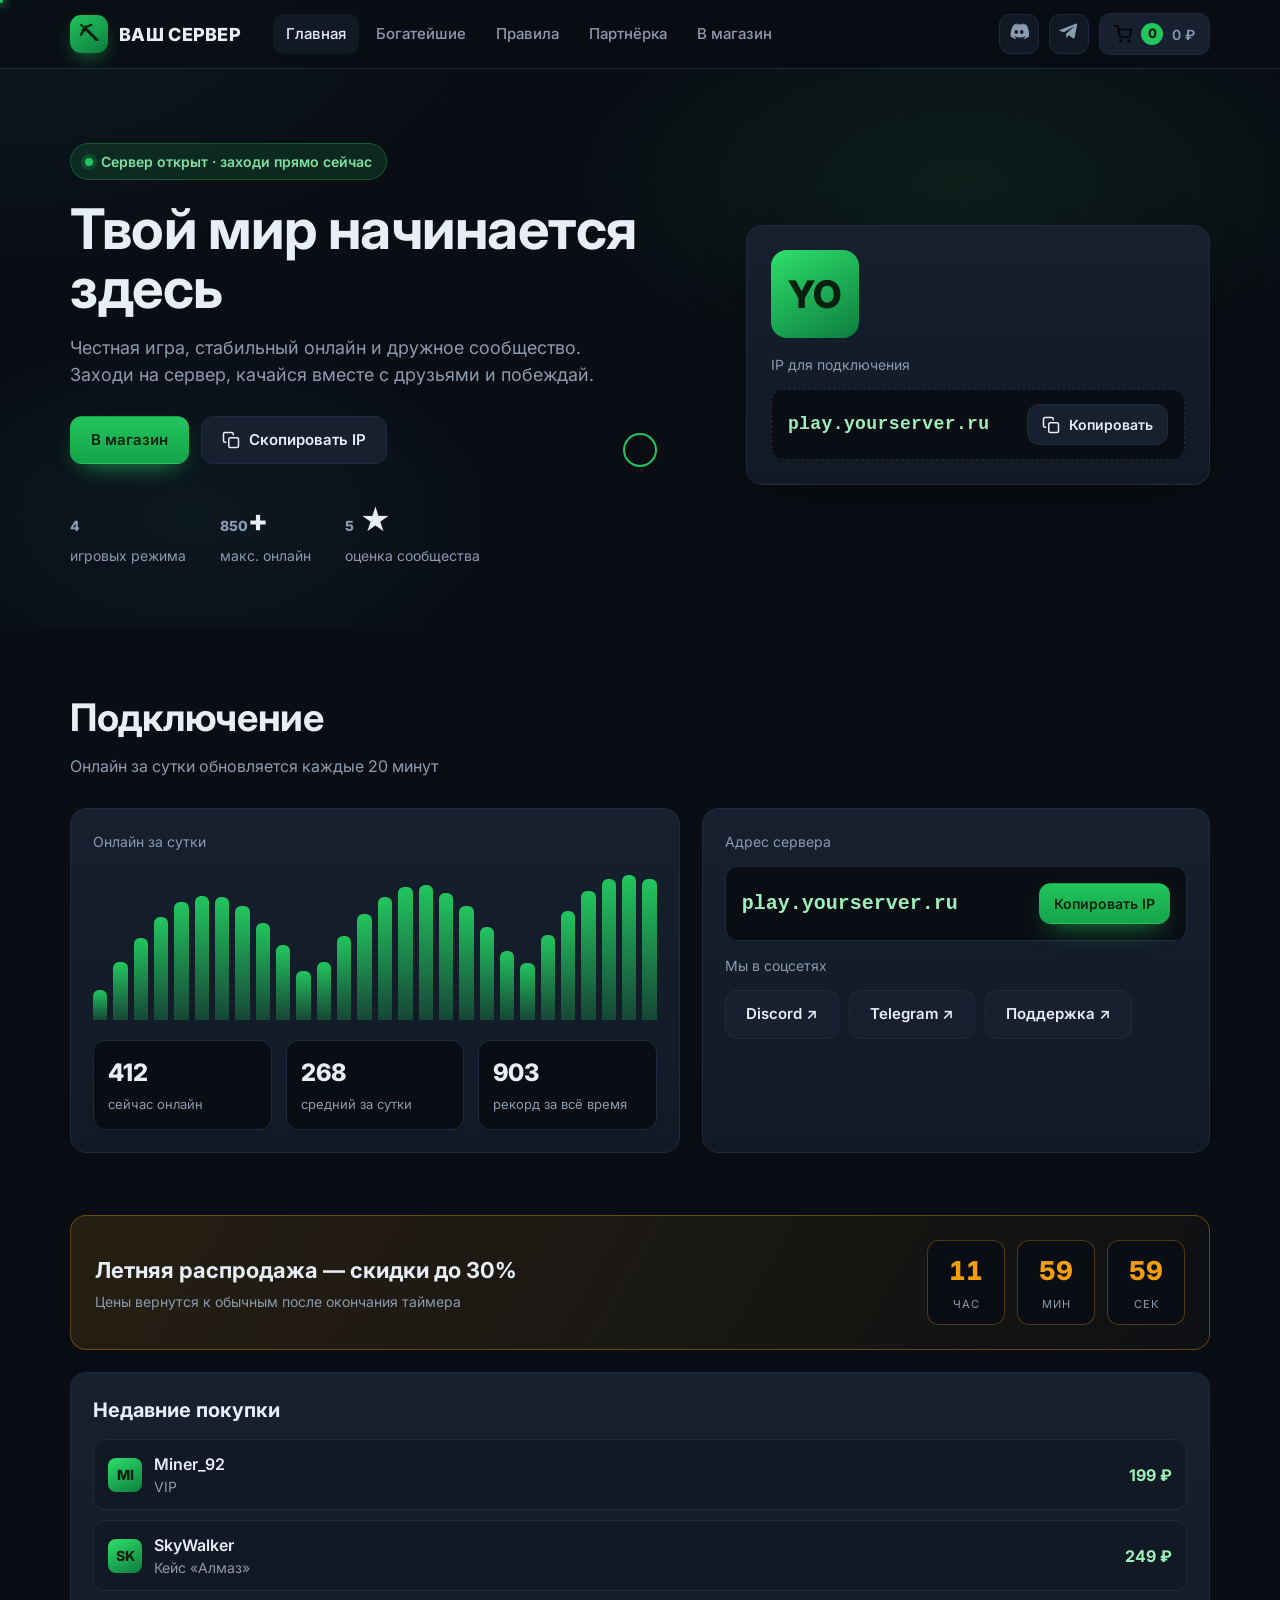
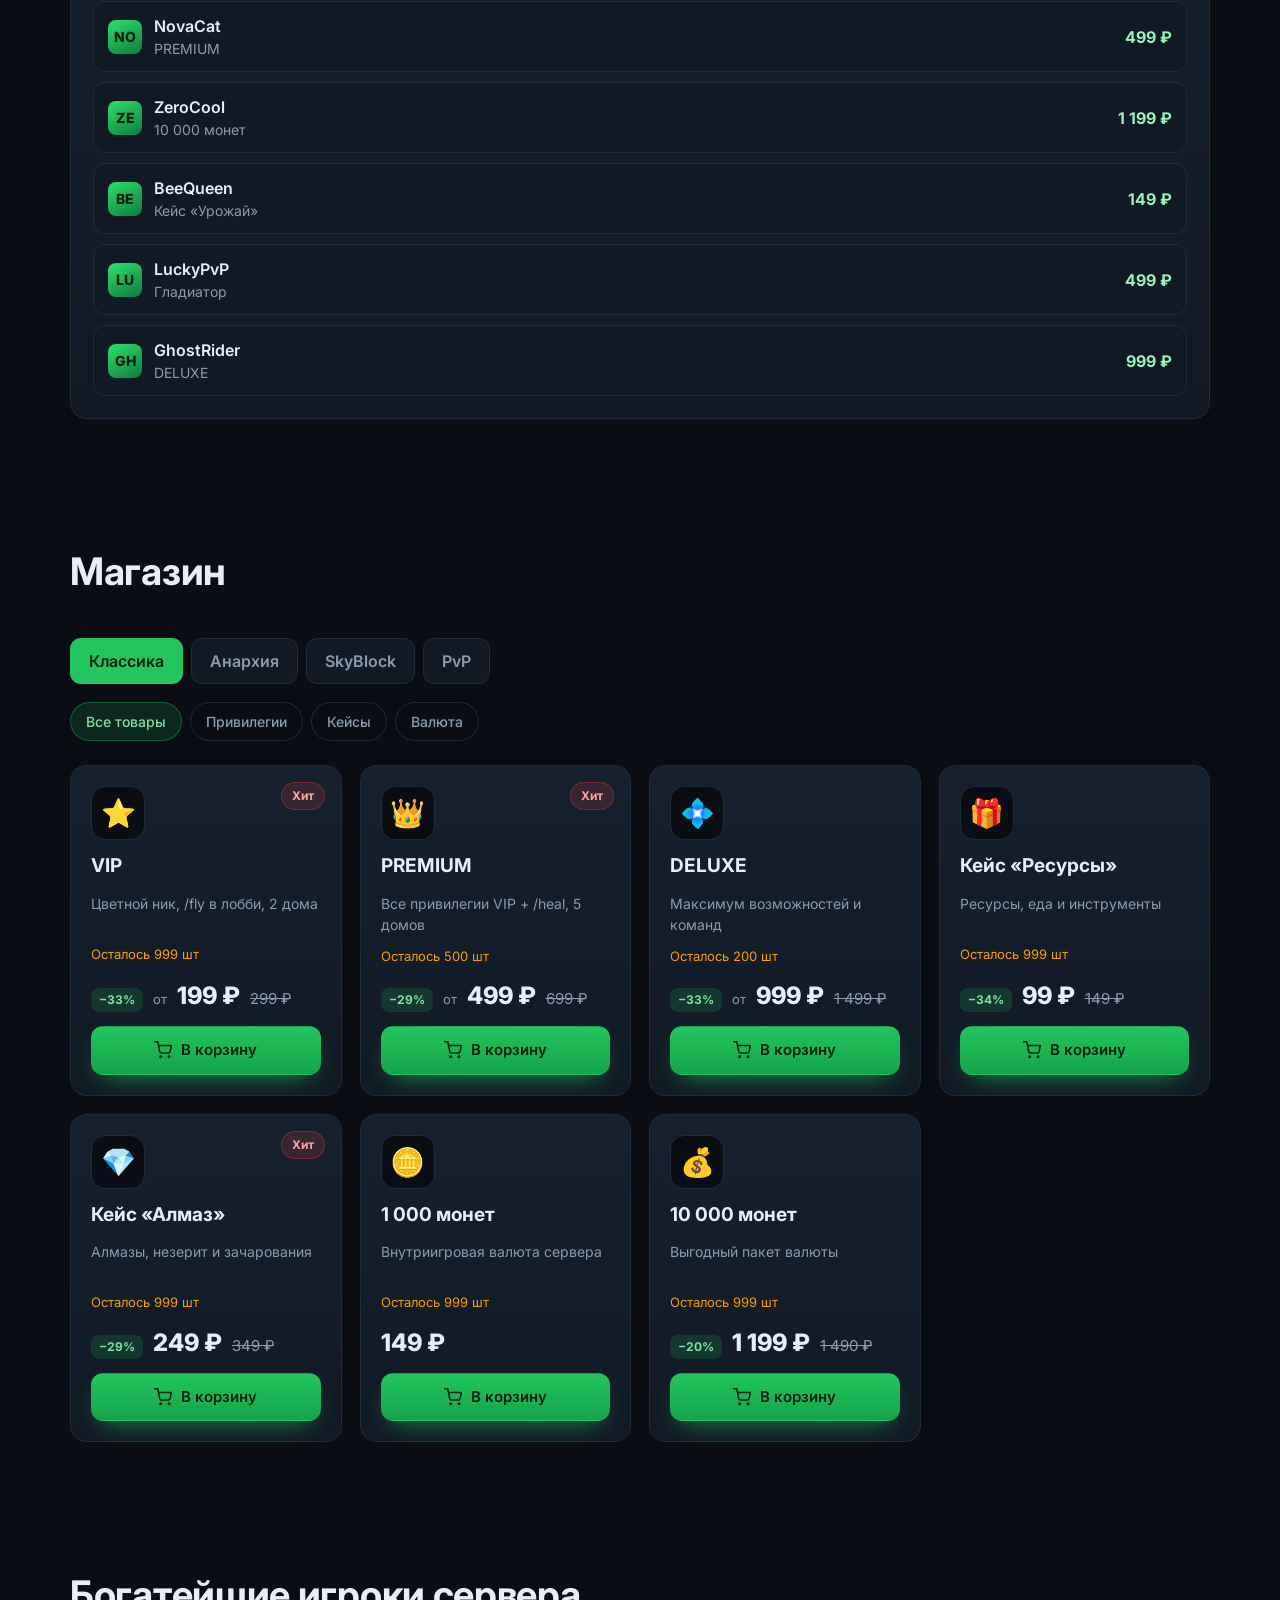
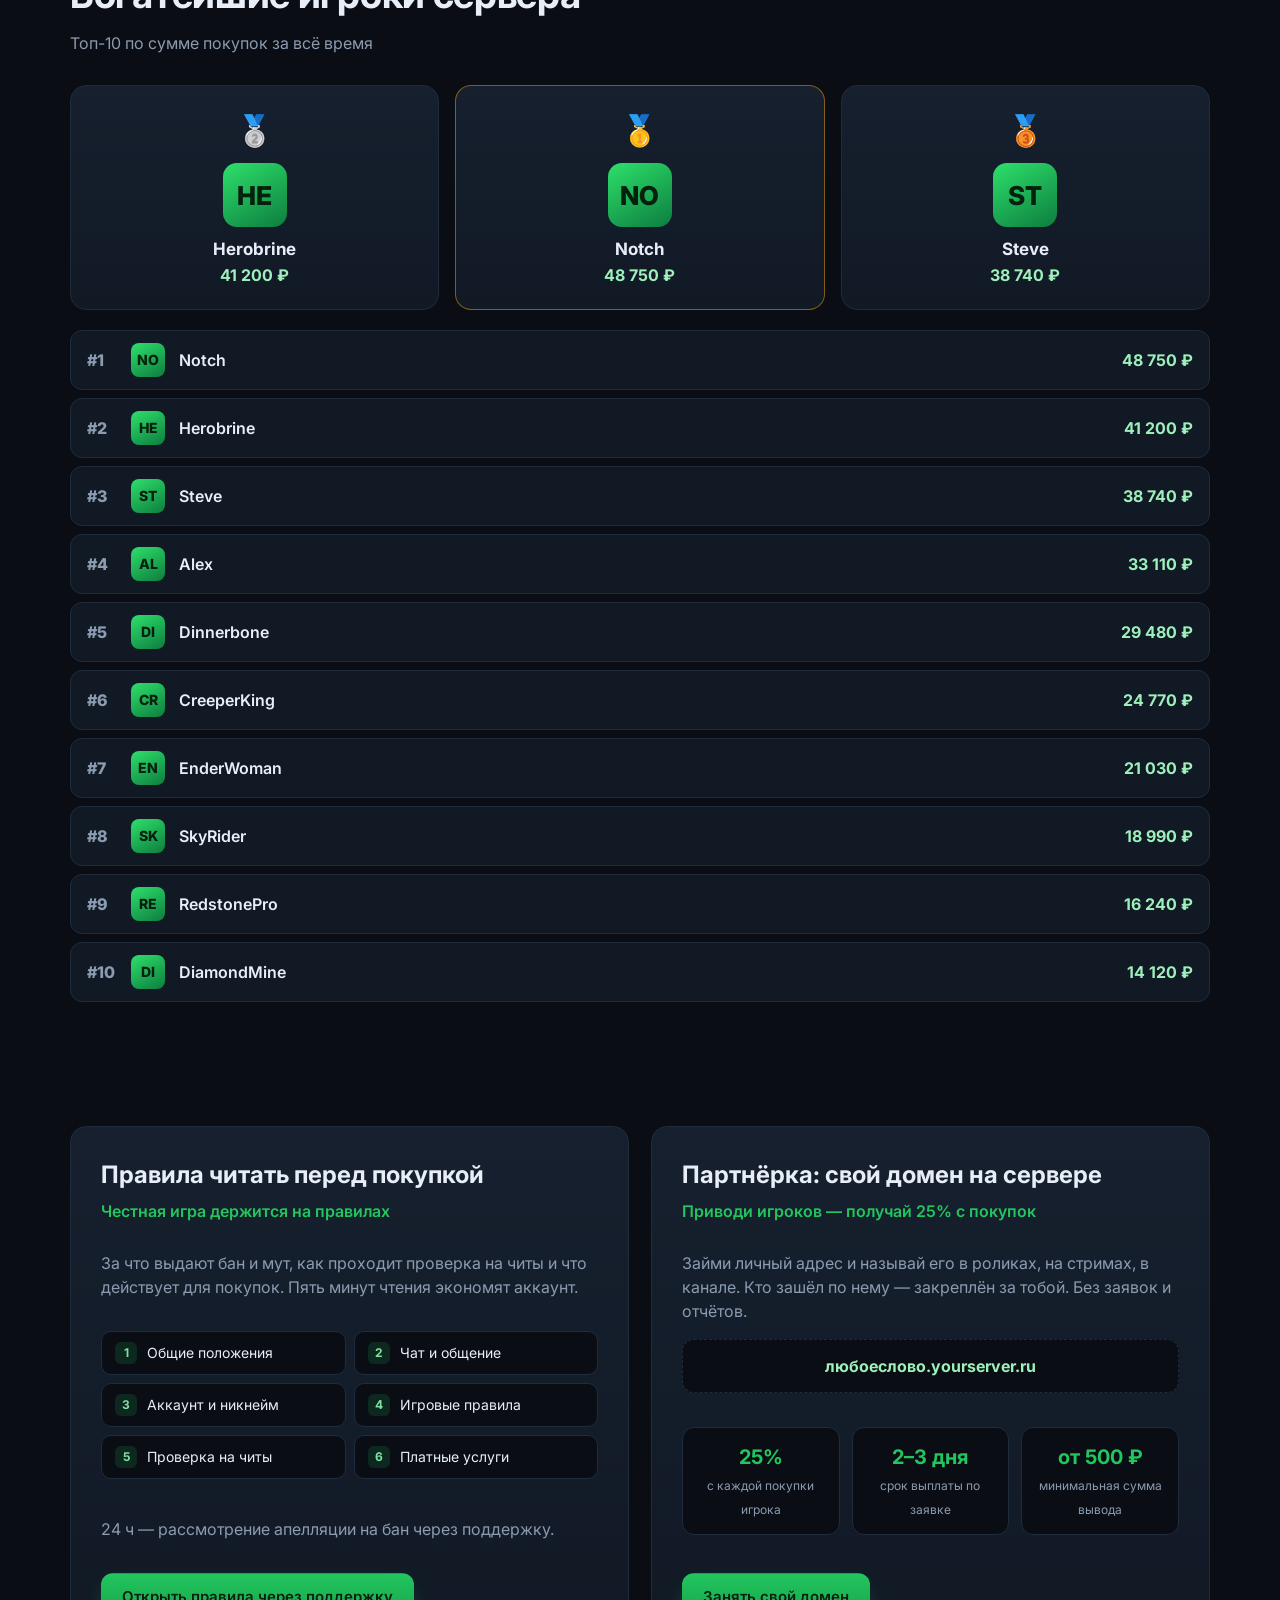
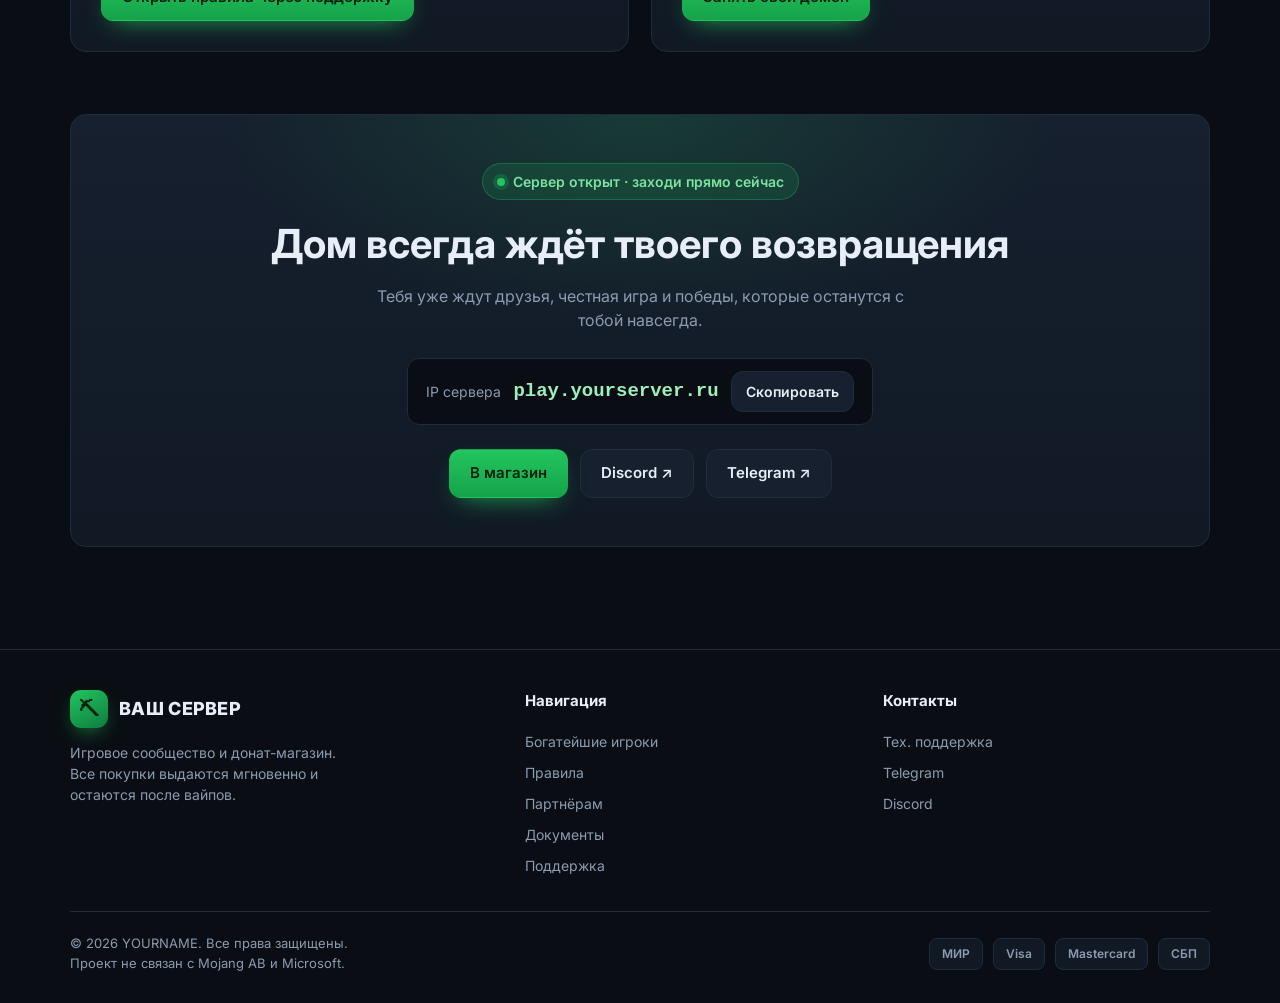
<file: index.html>
<!DOCTYPE html>
<html lang="ru">
<head>
  <meta charset="UTF-8">
  <meta name="viewport" content="width=device-width, initial-scale=1">
  <title>Игровой сервер Minecraft</title>
  <meta name="description" content="Донат-магазин и сообщество игрового сервера Minecraft: привилегии, кейсы и валюта. Мгновенная выдача после оплаты.">
  <link rel="icon" href="assets/favicon.svg" type="image/svg+xml">
  <link rel="preconnect" href="https://fonts.googleapis.com">
  <link rel="preconnect" href="https://fonts.gstatic.com" crossorigin>
  <link href="https://fonts.googleapis.com/css2?family=Inter:wght@400;500;600;700;800&display=swap" rel="stylesheet">
  <link rel="stylesheet" href="css/styles.css">
</head>
<body>

  <!-- ===== Шапка ===== -->
  <header class="topbar" id="top">
    <div class="container topbar-inner">
      <a class="brand" href="#top">
        <span class="logo">⛏</span>
        <span data-brand>ВАШ СЕРВЕР</span>
      </a>

      <nav class="nav" id="nav"></nav>

      <div class="topbar-right">
        <a class="social only-desktop" data-discord target="_blank" rel="noopener" title="Discord" aria-label="Discord"><span data-icon="discord"></span></a>
        <a class="social only-desktop" data-telegram target="_blank" rel="noopener" title="Telegram" aria-label="Telegram"><span data-icon="telegram"></span></a>
        <button class="cart-btn" data-open-cart aria-label="Корзина">
          <svg class="ic" viewBox="0 0 24 24" fill="none" stroke="currentColor" stroke-width="2" stroke-linecap="round" stroke-linejoin="round"><circle cx="9" cy="21" r="1"/><circle cx="20" cy="21" r="1"/><path d="M1 1h4l2.7 13.4a2 2 0 0 0 2 1.6h9.7a2 2 0 0 0 2-1.6L23 6H6"/></svg>
          <span class="cart-count" data-cart-count>0</span>
          <span class="cart-total" data-cart-total>0 ₽</span>
        </button>
        <button class="burger" id="burger" aria-label="Меню">
          <svg viewBox="0 0 24 24" fill="none" stroke="currentColor" stroke-width="2" stroke-linecap="round"><path d="M4 7h16M4 12h16M4 17h16"/></svg>
        </button>
      </div>
    </div>
  </header>

  <!-- ===== Мобильное меню ===== -->
  <div class="mobile-menu" id="mobile-menu">
    <div class="mobile-menu-panel">
      <button class="burger close" id="mobile-close" aria-label="Закрыть">
        <svg viewBox="0 0 24 24" fill="none" stroke="currentColor" stroke-width="2" stroke-linecap="round"><path d="M18 6 6 18M6 6l12 12"/></svg>
      </button>
      <div id="mobile-nav" style="display:grid;gap:6px"></div>
    </div>
  </div>

  <!-- ===== Герой ===== -->
  <section class="hero">
    <div class="container hero-grid">
      <div>
        <span class="badge" id="hero-badge"></span>
        <h1 id="hero-title"></h1>
        <p class="lead" id="hero-subtitle"></p>
        <div class="hero-actions">
          <a class="btn btn-primary" href="#shop" id="hero-primary">В магазин</a>
          <button class="btn" data-copy-ip id="hero-secondary"></button>
        </div>
        <div class="hero-stats" id="hero-stats"></div>
      </div>
      <div class="hero-card">
        <div class="avatar" id="hero-avatar">??</div>
        <div class="muted" style="font-size:14px">IP для подключения</div>
        <div class="ip-box">
          <code id="hero-ip">play.yourserver.ru</code>
          <button class="btn btn-sm" data-copy-ip>
            <svg class="ic" viewBox="0 0 24 24" fill="none" stroke="currentColor" stroke-width="2" stroke-linecap="round" stroke-linejoin="round"><rect x="9" y="9" width="13" height="13" rx="2"/><path d="M5 15H4a2 2 0 0 1-2-2V4a2 2 0 0 1 2-2h9a2 2 0 0 1 2 2v1"/></svg>
            Копировать
          </button>
        </div>
      </div>
    </div>
  </section>

  <!-- ===== Онлайн и подключение ===== -->
  <section class="section" id="online">
    <div class="container">
      <div class="section-head">
        <h2 id="online-title">Подключение</h2>
        <p id="online-subtitle"></p>
      </div>
      <div class="online-grid">
        <div class="panel online-chart">
          <div class="muted" style="font-size:14px">Онлайн за сутки</div>
          <div class="bars" id="bars"></div>
          <div class="online-numbers">
            <div class="n"><b id="online-current">0</b><span>сейчас онлайн</span></div>
            <div class="n"><b id="online-avg">0</b><span>средний за сутки</span></div>
            <div class="n"><b id="online-max">0</b><span>рекорд за всё время</span></div>
          </div>
        </div>
        <div class="panel connect-panel">
          <div class="muted" style="font-size:14px">Адрес сервера</div>
          <div class="connect-ip">
            <code id="online-ip">play.yourserver.ru</code>
            <button class="btn btn-sm btn-primary" data-copy-ip>Копировать IP</button>
          </div>
          <div class="muted" style="font-size:14px">Мы в соцсетях</div>
          <div style="display:flex;gap:10px">
            <a class="btn" data-discord target="_blank" rel="noopener">Discord ↗</a>
            <a class="btn" data-telegram target="_blank" rel="noopener">Telegram ↗</a>
            <a class="btn" data-support target="_blank" rel="noopener">Поддержка ↗</a>
          </div>
        </div>
      </div>
    </div>
  </section>

  <!-- ===== Недавние покупки + акция ===== -->
  <section class="section" style="padding-top:0">
    <div class="container" style="display:grid;gap:22px">
      <div class="sale" id="sale">
        <div>
          <h3 id="sale-title">Распродажа</h3>
          <div class="muted" style="font-size:14px">Цены вернутся к обычным после окончания таймера</div>
        </div>
        <div class="timer">
          <div class="unit"><b id="t-h">00</b><span>ЧАС</span></div>
          <div class="unit"><b id="t-m">00</b><span>МИН</span></div>
          <div class="unit"><b id="t-s">00</b><span>СЕК</span></div>
        </div>
      </div>

      <div class="panel" style="padding:22px">
        <h3 style="margin:0 0 14px;font-size:20px">Недавние покупки</h3>
        <div class="feed" id="feed"></div>
      </div>
    </div>
  </section>

  <!-- ===== Магазин ===== -->
  <section class="section" id="shop">
    <div class="container">
      <div class="shop-head section-head">
        <div>
          <h2 id="shop-title">Магазин</h2>
          <p id="shop-subtitle"></p>
        </div>
      </div>

      <div class="modes-tabs" id="mode-tabs"></div>
      <div class="cats" id="cats"></div>
      <div class="products" id="products"></div>
    </div>
  </section>

  <!-- ===== Топ игроков ===== -->
  <section class="section" id="top-players">
    <div class="container">
      <div class="section-head">
        <h2>Богатейшие игроки сервера</h2>
        <p>Топ-10 по сумме покупок за всё время</p>
      </div>
      <div class="podium" id="podium"></div>
      <div class="leaderboard" id="leaderboard"></div>
    </div>
  </section>

  <!-- ===== Правила и партнёрка ===== -->
  <section class="section" id="rules">
    <div class="container info-grid">
      <div class="info-card">
        <h3 id="rules-title"></h3>
        <div class="sub" id="rules-sub"></div>
        <p id="rules-text"></p>
        <div class="rules-list" id="rules-list"></div>
        <p class="muted" id="rules-note"></p>
        <a class="btn btn-primary" data-support target="_blank" rel="noopener" style="margin-top:16px">Открыть правила через поддержку</a>
      </div>

      <div class="info-card" id="partners">
        <h3 id="partners-title"></h3>
        <div class="sub" id="partners-sub"></div>
        <p id="partners-text"></p>
        <div class="domain-example" id="partners-example"></div>
        <div class="perks" id="partners-perks"></div>
        <a class="btn btn-primary" data-support target="_blank" rel="noopener">Занять свой домен</a>
      </div>
    </div>
  </section>

  <!-- ===== CTA ===== -->
  <section class="section" style="padding-top:0">
    <div class="container">
      <div class="cta-block">
        <span class="badge"><span class="dot"></span>Сервер открыт · заходи прямо сейчас</span>
        <h2>Дом всегда ждёт твоего возвращения</h2>
        <p>Тебя уже ждут друзья, честная игра и победы, которые останутся с тобой навсегда.</p>
        <div class="cta-ip">
          <span class="muted" style="font-size:14px">IP сервера</span>
          <code id="cta-ip">play.yourserver.ru</code>
          <button class="btn btn-sm" data-copy-ip>Скопировать</button>
        </div>
        <div class="cta-actions">
          <a class="btn btn-primary" href="#shop">В магазин</a>
          <a class="btn" data-discord target="_blank" rel="noopener">Discord ↗</a>
          <a class="btn" data-telegram target="_blank" rel="noopener">Telegram ↗</a>
        </div>
      </div>
    </div>
  </section>

  <!-- ===== Футер ===== -->
  <footer class="footer">
    <div class="container">
      <div class="footer-grid">
        <div class="footer-col">
          <div class="brand" style="margin-bottom:12px">
            <span class="logo">⛏</span>
            <span data-brand>ВАШ СЕРВЕР</span>
          </div>
          <p class="muted" style="font-size:14px;max-width:280px">Игровое сообщество и донат-магазин. Все покупки выдаются мгновенно и остаются после вайпов.</p>
        </div>
        <div class="footer-col">
          <h4>Навигация</h4>
          <div id="footer-links"></div>
        </div>
        <div class="footer-col">
          <h4>Контакты</h4>
          <a data-support target="_blank" rel="noopener">Тех. поддержка</a>
          <a data-telegram target="_blank" rel="noopener">Telegram</a>
          <a data-discord target="_blank" rel="noopener">Discord</a>
        </div>
      </div>
      <div class="footer-bottom">
        <div>© <span data-year>2026</span> <span data-brand-short>YOURNAME</span>. <span id="foot-copy"></span><br><span data-footer-note></span></div>
        <div class="pay-icons"><span>МИР</span><span>Visa</span><span>Mastercard</span><span>СБП</span></div>
      </div>
    </div>
  </footer>

  <!-- ===== Корзина ===== -->
  <div class="overlay" id="cart">
    <aside class="drawer">
      <div class="drawer-head">
        <h3>Корзина</h3>
        <button class="burger" data-close-cart aria-label="Закрыть">
          <svg viewBox="0 0 24 24" fill="none" stroke="currentColor" stroke-width="2" stroke-linecap="round"><path d="M18 6 6 18M6 6l12 12"/></svg>
        </button>
      </div>
      <div class="drawer-body" id="cart-body"></div>
      <div class="drawer-foot">
        <div class="summary-row"><span>Без скидки</span><span id="sum-old">0 ₽</span></div>
        <div class="summary-row"><span>Ваша выгода</span><span id="sum-save" style="color:#7ee2a1">−0 ₽</span></div>
        <div class="summary-row total"><span>К оплате</span><span id="sum-total">0 ₽</span></div>
        <button class="btn btn-primary btn-block" id="cart-checkout" style="margin-top:14px">Перейти к оплате</button>
        <p class="muted" style="font-size:12px;text-align:center;margin:10px 0 0">Выдача мгновенно · покупки остаются после вайпов</p>
      </div>
    </aside>
  </div>

  <!-- ===== Карточка товара ===== -->
  <div class="modal" id="detail">
    <div class="modal-box" id="detail-box"></div>
  </div>

  <!-- ===== Оформление заказа ===== -->
  <div class="modal" id="checkout">
    <div class="modal-box modal-wide">
      <div class="modal-head">
        <h3>Оформление заказа <span class="badge-safe">Защищено</span></h3>
        <button class="burger" data-close-checkout aria-label="Закрыть">
          <svg viewBox="0 0 24 24" fill="none" stroke="currentColor" stroke-width="2" stroke-linecap="round"><path d="M18 6 6 18M6 6l12 12"/></svg>
        </button>
      </div>

      <p class="muted" style="font-size:14px;margin:8px 0 6px">Ваш заказ</p>
      <div class="order-list" id="checkout-items"></div>

      <div class="promo-box">
        <input id="promo-input" type="text" placeholder="Промокод" autocomplete="off">
        <button class="btn btn-sm" id="promo-apply">Применить</button>
      </div>
      <div id="promo-msg" class="muted" style="font-size:13px;margin-top:6px;min-height:16px"></div>

      <p class="muted" style="font-size:14px;margin:14px 0 0">1 · Данные для выдачи</p>
      <div class="field">
        <label for="in-nick">Никнейм в игре</label>
        <input id="in-nick" type="text" placeholder="Например: Steve" autocomplete="off">
        <div class="err" id="err-nick">Введите корректный ник (минимум 3 символа)</div>
      </div>
      <div class="field">
        <label for="in-email">Email для чека</label>
        <input id="in-email" type="email" placeholder="you@example.com" autocomplete="off">
        <div class="err" id="err-email">Введите корректный email</div>
      </div>

      <p class="muted" style="font-size:14px;margin:18px 0 0">2 · Способ оплаты</p>
      <div class="methods" id="pay-methods"></div>

      <div class="notice" id="min-notice" style="display:none"></div>

      <div class="totals">
        <div class="summary-row"><span>Товары</span><span id="co-subtotal">0 ₽</span></div>
        <div class="summary-row" id="co-volume-row" style="display:none"><span class="lbl"></span><span class="val" style="color:#7ee2a1"></span></div>
        <div class="summary-row" id="co-promo-row" style="display:none"><span class="lbl"></span><span class="val" style="color:#7ee2a1"></span></div>
        <div class="summary-row" id="co-fee-row" style="display:none"><span class="lbl"></span><span class="val"></span></div>
        <div class="summary-row"><span>Бонус</span><span id="co-tokens" style="color:#7ee2a1"></span></div>
        <div class="summary-row total"><span>К оплате</span><span id="co-total">0 ₽</span></div>
        <div class="muted" id="co-savings" style="font-size:13px;text-align:right"></div>
      </div>

      <button class="btn btn-primary btn-block" id="submit-order" style="margin-top:14px">Оплатить</button>
      <p class="muted" style="font-size:12px;text-align:center;margin:12px 0 0">
        Демо-форма. Для приёма реальных платежей подключите платёжную систему (например, ЮKassa) в <code>js/app.js</code>.
      </p>
    </div>
  </div>

  <!-- ===== Заказ оформлен ===== -->
  <div class="modal" id="success">
    <div class="modal-box" id="success-box"></div>
  </div>

  <div class="toasts" id="toasts"></div>

  <script src="js/config.js"></script>
  <script src="js/data.js"></script>
  <script src="js/app.js"></script>
</body>
</html>
</file>
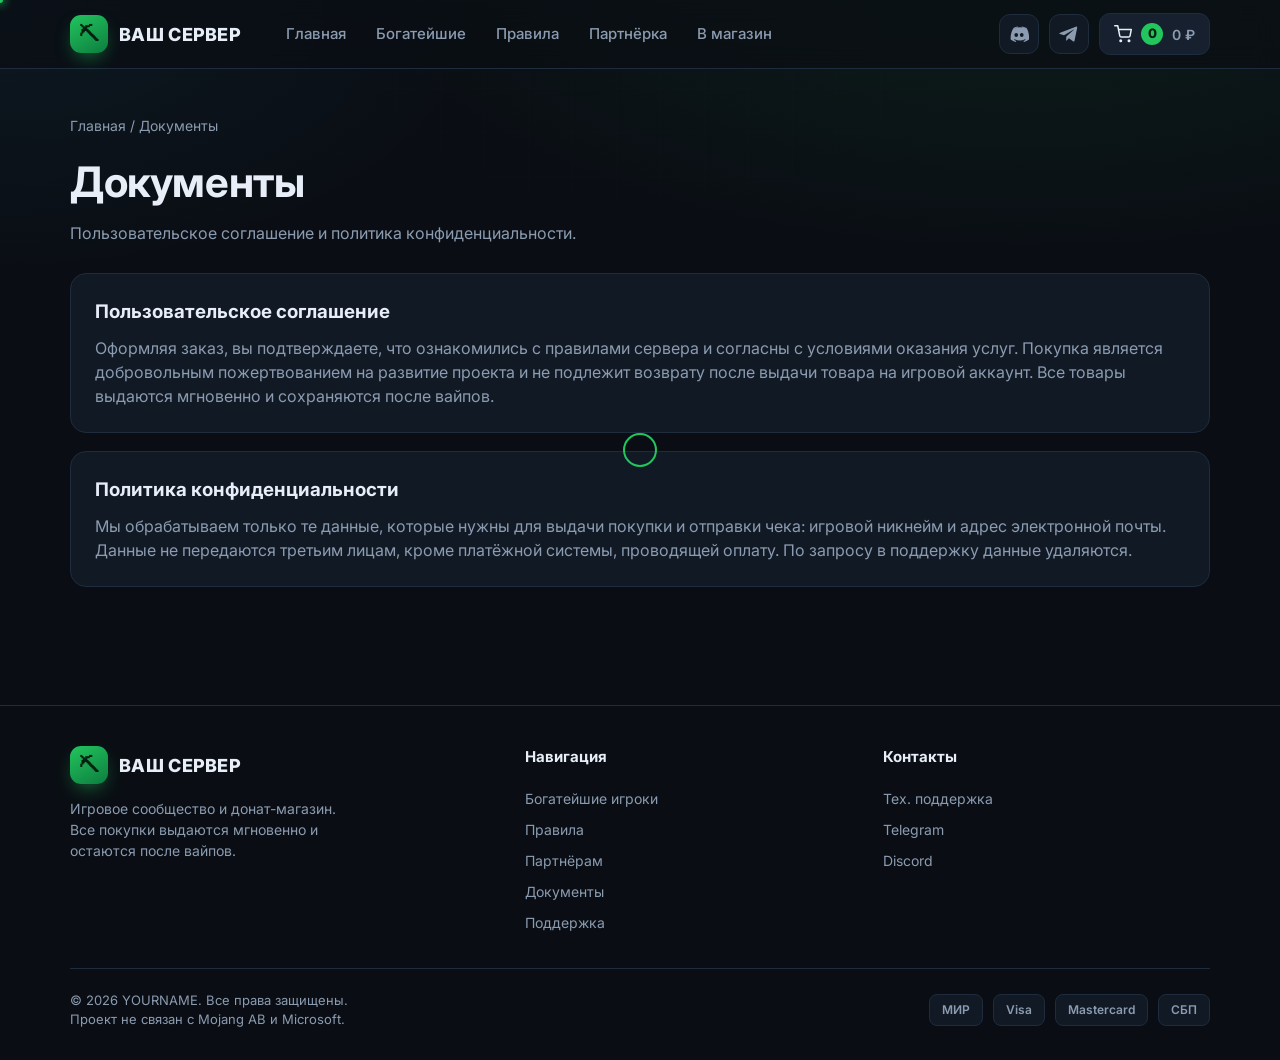
<file: legal.html>
<!DOCTYPE html>
<html lang="ru">
<head>
  <meta charset="UTF-8">
  <meta name="viewport" content="width=device-width, initial-scale=1">
  <title>Документы — игровой сервер Minecraft</title>
  <meta name="description" content="Пользовательское соглашение и политика конфиденциальности сервера и донат-магазина.">
  <link rel="icon" href="assets/favicon.svg" type="image/svg+xml">
  <link rel="preconnect" href="https://fonts.googleapis.com">
  <link rel="preconnect" href="https://fonts.gstatic.com" crossorigin>
  <link href="https://fonts.googleapis.com/css2?family=Inter:wght@400;500;600;700;800&display=swap" rel="stylesheet">
  <link rel="stylesheet" href="css/styles.css">
</head>
<body data-page="legal">

  <div id="site-header"></div>

  <main class="page">
    <div class="container" id="page-content"></div>
  </main>

  <div id="site-footer"></div>
  <div class="toasts" id="toasts"></div>

  <script src="js/config.js"></script>
  <script src="js/data.js"></script>
  <script src="js/site.js"></script>
</body>
</html>
</file>
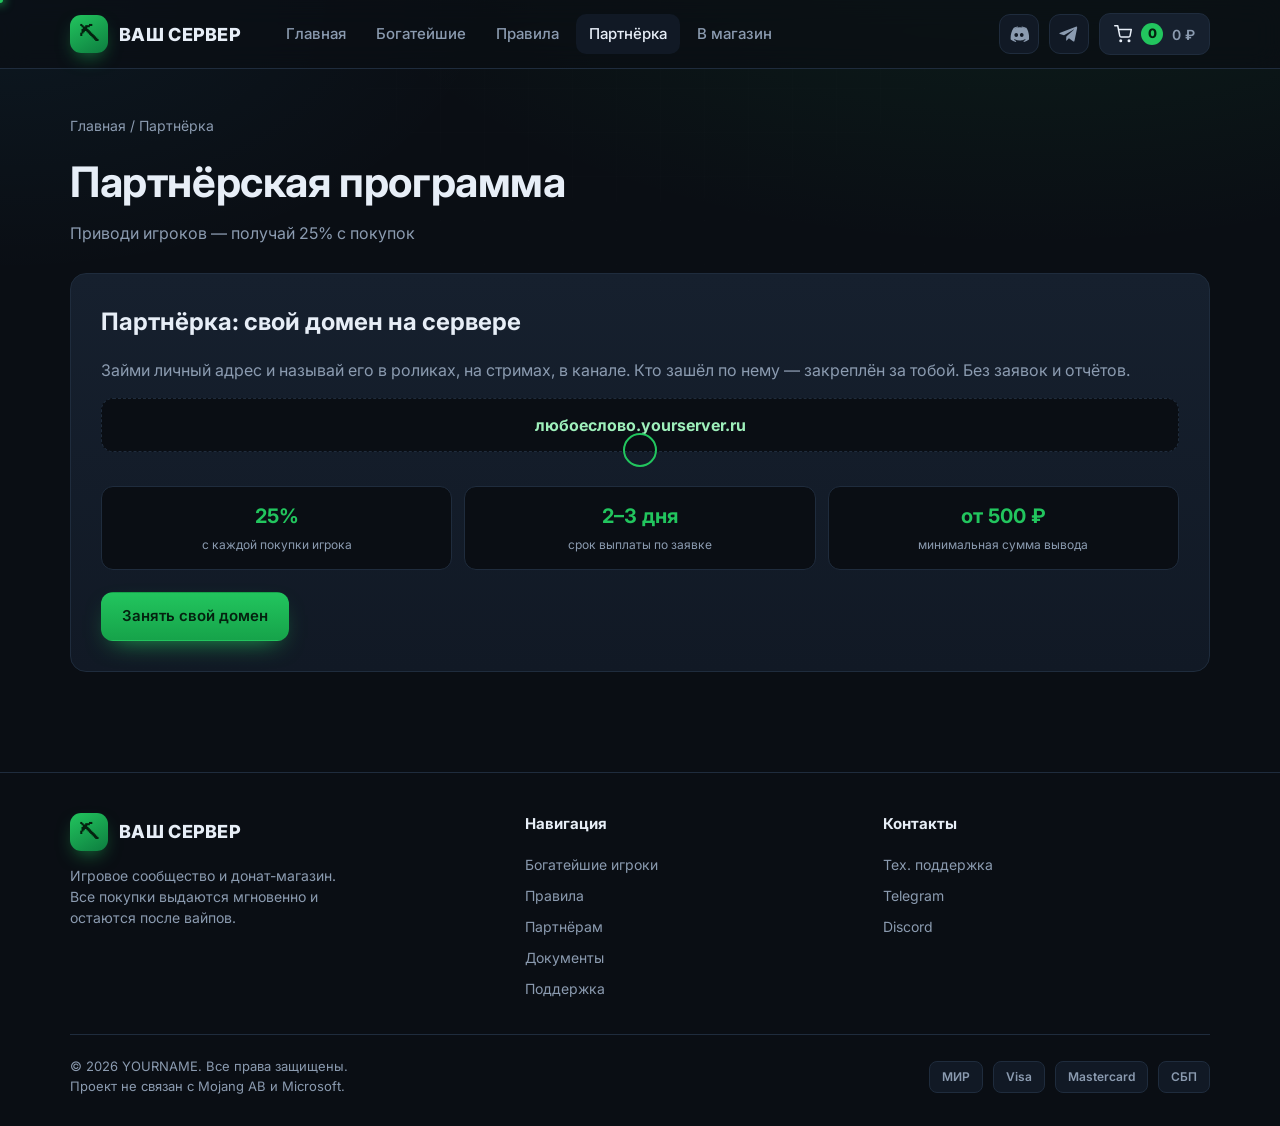
<file: partners.html>
<!DOCTYPE html>
<html lang="ru">
<head>
  <meta charset="UTF-8">
  <meta name="viewport" content="width=device-width, initial-scale=1">
  <title>Партнёрская программа — игровой сервер Minecraft</title>
  <meta name="description" content="Партнёрская программа: получайте процент с приглашённых игроков и закрепите за собой игровой домен.">
  <link rel="icon" href="assets/favicon.svg" type="image/svg+xml">
  <link rel="preconnect" href="https://fonts.googleapis.com">
  <link rel="preconnect" href="https://fonts.gstatic.com" crossorigin>
  <link href="https://fonts.googleapis.com/css2?family=Inter:wght@400;500;600;700;800&display=swap" rel="stylesheet">
  <link rel="stylesheet" href="css/styles.css">
</head>
<body data-page="partners">

  <div id="site-header"></div>

  <main class="page">
    <div class="container" id="page-content"></div>
  </main>

  <div id="site-footer"></div>
  <div class="toasts" id="toasts"></div>

  <script src="js/config.js"></script>
  <script src="js/data.js"></script>
  <script src="js/site.js"></script>
</body>
</html>
</file>
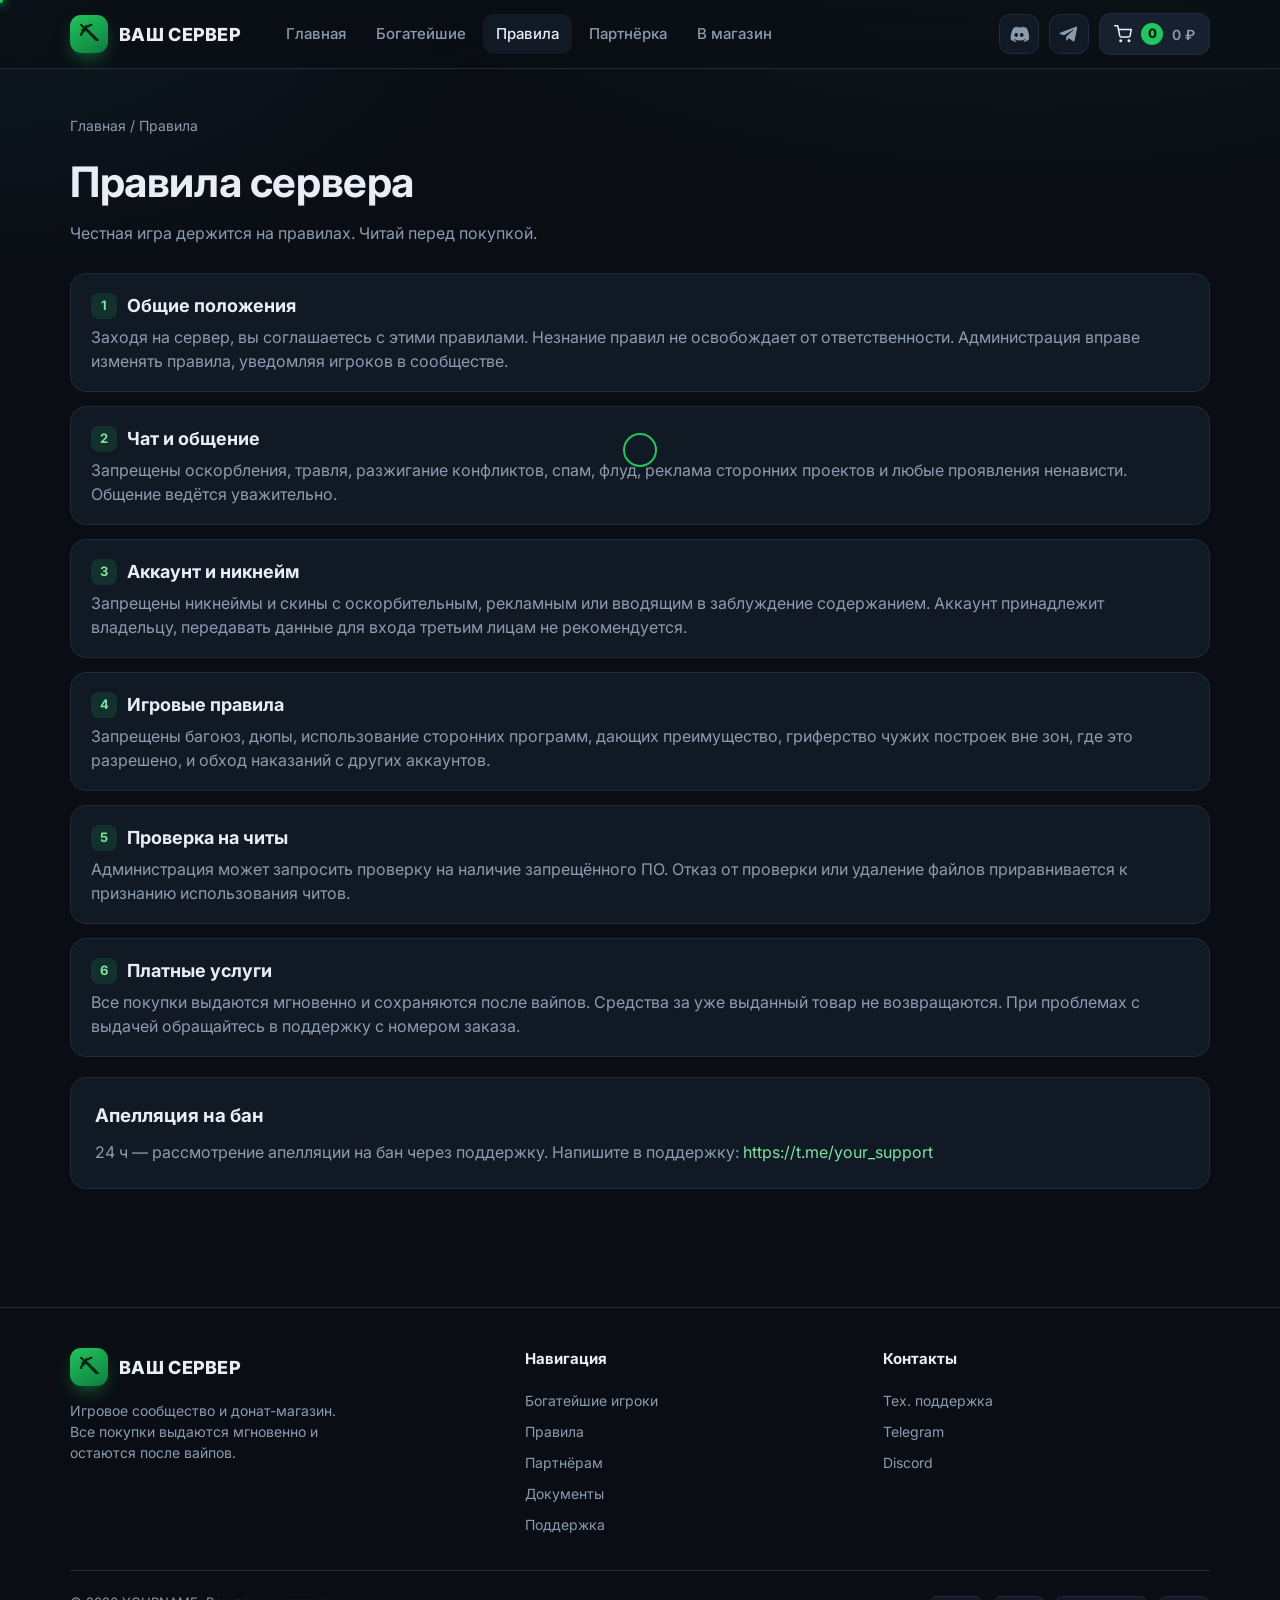
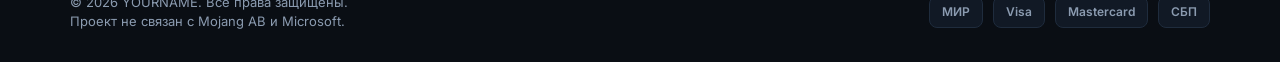
<file: rules.html>
<!DOCTYPE html>
<html lang="ru">
<head>
  <meta charset="UTF-8">
  <meta name="viewport" content="width=device-width, initial-scale=1">
  <title>Правила сервера — игровой сервер Minecraft</title>
  <meta name="description" content="Правила сервера: общение, аккаунты, честная игра, проверка на читы и платные услуги.">
  <link rel="icon" href="assets/favicon.svg" type="image/svg+xml">
  <link rel="preconnect" href="https://fonts.googleapis.com">
  <link rel="preconnect" href="https://fonts.gstatic.com" crossorigin>
  <link href="https://fonts.googleapis.com/css2?family=Inter:wght@400;500;600;700;800&display=swap" rel="stylesheet">
  <link rel="stylesheet" href="css/styles.css">
</head>
<body data-page="rules">

  <div id="site-header"></div>

  <main class="page">
    <div class="container" id="page-content"></div>
  </main>

  <div id="site-footer"></div>
  <div class="toasts" id="toasts"></div>

  <script src="js/config.js"></script>
  <script src="js/data.js"></script>
  <script src="js/site.js"></script>
</body>
</html>
</file>
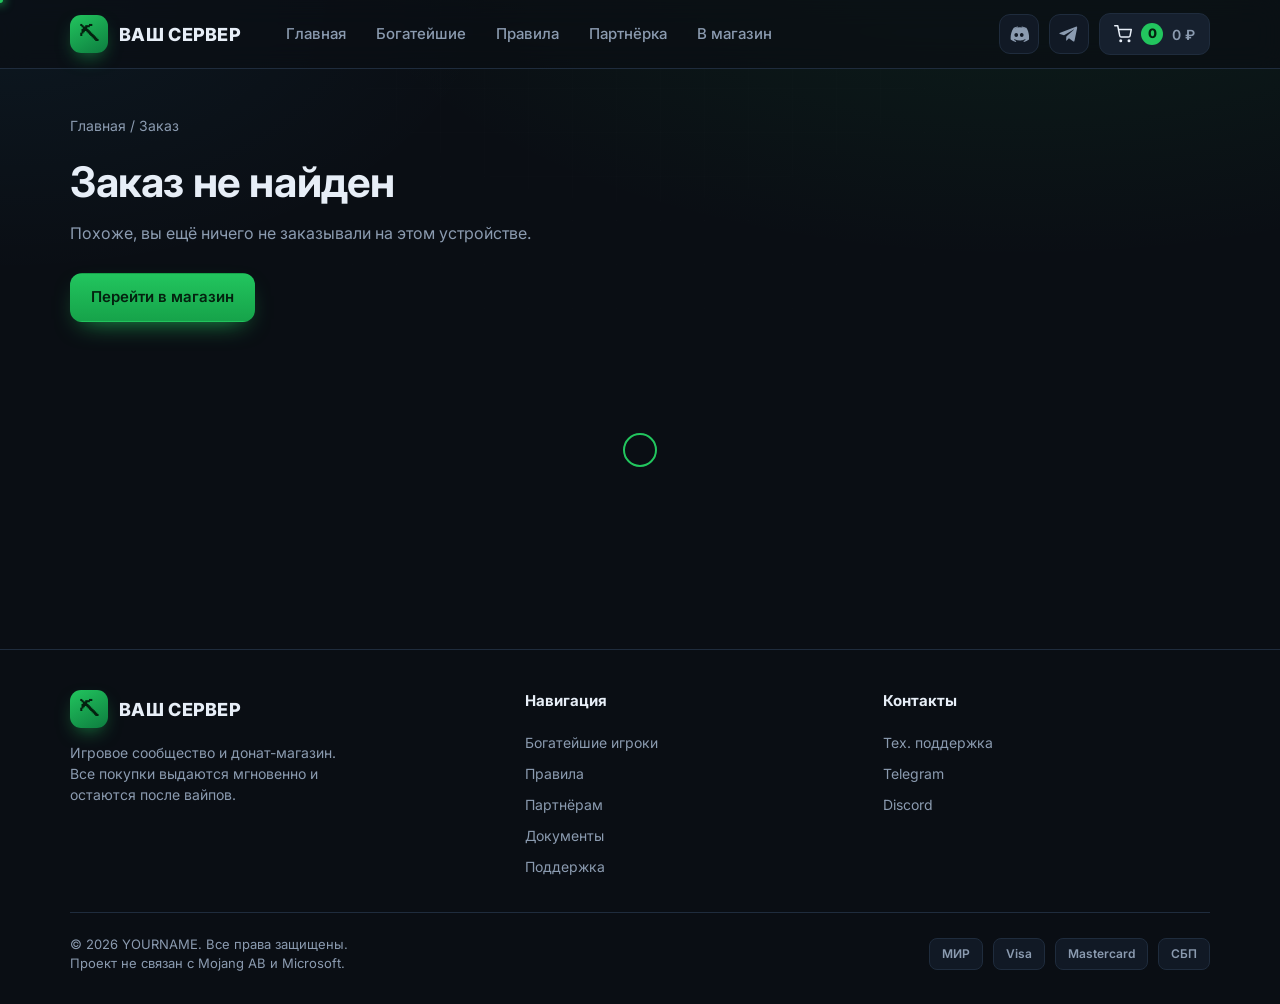
<file: thanks.html>
<!DOCTYPE html>
<html lang="ru">
<head>
  <meta charset="UTF-8">
  <meta name="viewport" content="width=device-width, initial-scale=1">
  <title>Заказ — игровой сервер Minecraft</title>
  <meta name="description" content="Страница заказа: состав покупки, бонусные монеты и сумма оплаты.">
  <link rel="icon" href="assets/favicon.svg" type="image/svg+xml">
  <link rel="preconnect" href="https://fonts.googleapis.com">
  <link rel="preconnect" href="https://fonts.gstatic.com" crossorigin>
  <link href="https://fonts.googleapis.com/css2?family=Inter:wght@400;500;600;700;800&display=swap" rel="stylesheet">
  <link rel="stylesheet" href="css/styles.css">
</head>
<body data-page="thanks">

  <div id="site-header"></div>

  <main class="page">
    <div class="container" id="page-content"></div>
  </main>

  <div id="site-footer"></div>
  <div class="toasts" id="toasts"></div>

  <script src="js/config.js"></script>
  <script src="js/data.js"></script>
  <script src="js/site.js"></script>
</body>
</html>
</file>
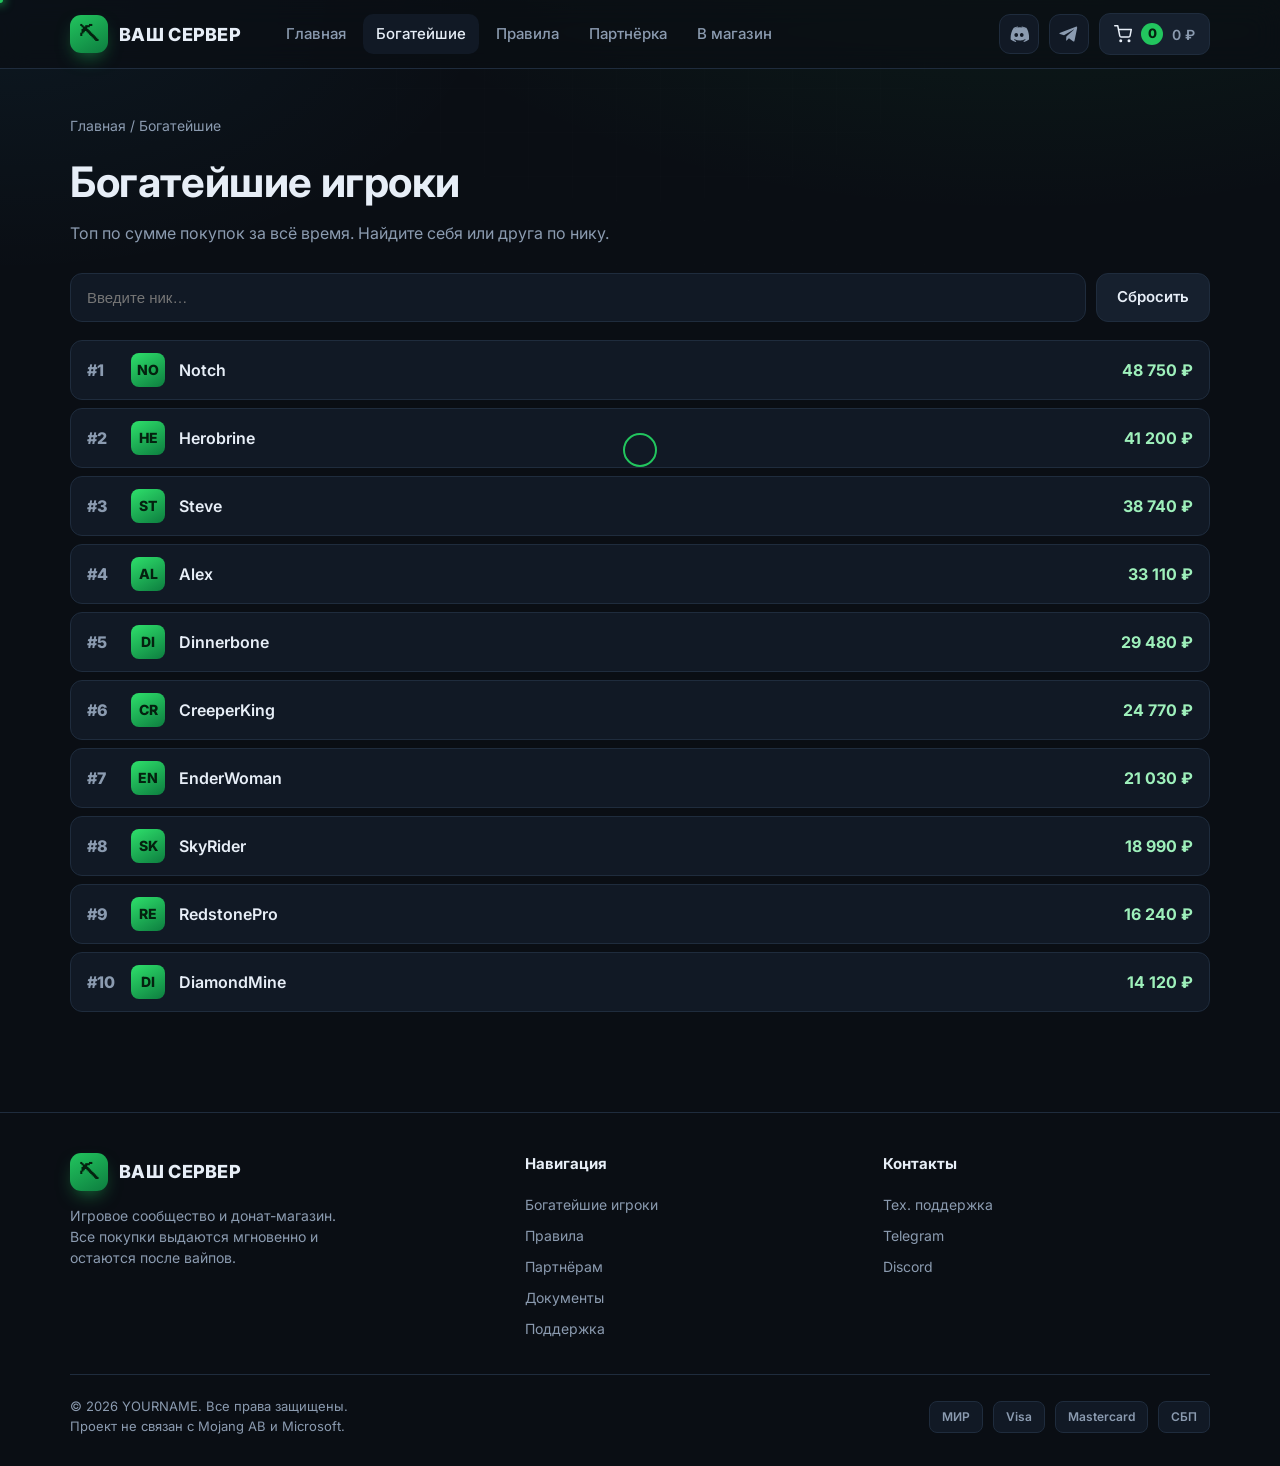
<file: top.html>
<!DOCTYPE html>
<html lang="ru">
<head>
  <meta charset="UTF-8">
  <meta name="viewport" content="width=device-width, initial-scale=1">
  <title>Богатейшие игроки — игровой сервер Minecraft</title>
  <meta name="description" content="Топ игроков по сумме покупок за всё время. Найдите себя по нику и посмотрите статистику сообщества.">
  <link rel="icon" href="assets/favicon.svg" type="image/svg+xml">
  <link rel="preconnect" href="https://fonts.googleapis.com">
  <link rel="preconnect" href="https://fonts.gstatic.com" crossorigin>
  <link href="https://fonts.googleapis.com/css2?family=Inter:wght@400;500;600;700;800&display=swap" rel="stylesheet">
  <link rel="stylesheet" href="css/styles.css">
</head>
<body data-page="top">

  <div id="site-header"></div>

  <main class="page">
    <div class="container" id="page-content"></div>
  </main>

  <div id="site-footer"></div>
  <div class="toasts" id="toasts"></div>

  <script src="js/config.js"></script>
  <script src="js/data.js"></script>
  <script src="js/site.js"></script>
</body>
</html>
</file>
<file: css/styles.css>
/* =========================================================================
   СТИЛИ
   ========================================================================= */

:root {
  --bg:        #0a0e14;
  --bg-2:      #0e141c;
  --panel:     #111925;
  --panel-2:   #16202e;
  --line:      #1f2c3d;
  --text:      #e7eef7;
  --muted:     #8b9bb0;
  --accent:    #22c55e;
  --accent-2:  #16a34a;
  --accent-dim:rgba(34, 197, 94, .14);
  --amber:     #f59e0b;
  --danger:    #ef4444;
  --radius:    16px;
  --radius-sm: 10px;
  --shadow:    0 20px 50px -20px rgba(0,0,0,.8);
  --maxw:      1180px;
}

* { box-sizing: border-box; }

html { scroll-behavior: smooth; }

body {
  margin: 0;
  background:
    radial-gradient(1200px 600px at 80% -10%, rgba(34,197,94,.10), transparent 60%),
    radial-gradient(900px 500px at 0% 0%, rgba(56,189,248,.06), transparent 55%),
    var(--bg);
  color: var(--text);
  font-family: "Inter", system-ui, -apple-system, "Segoe UI", Roboto, Arial, sans-serif;
  font-size: 16px;
  line-height: 1.5;
  -webkit-font-smoothing: antialiased;
}

a { color: inherit; text-decoration: none; }
img { max-width: 100%; display: block; }
button { font: inherit; cursor: pointer; }

.container { width: 100%; max-width: var(--maxw); margin: 0 auto; padding: 0 20px; }
.muted { color: var(--muted); }
.center { text-align: center; }

/* --- Кнопки -------------------------------------------------------------- */
.btn {
  display: inline-flex;
  align-items: center;
  justify-content: center;
  gap: 9px;
  padding: 12px 20px;
  border-radius: 12px;
  border: 1px solid var(--line);
  background: var(--panel-2);
  color: var(--text);
  font-weight: 600;
  font-size: 15px;
  transition: .18s ease;
  white-space: nowrap;
}
.btn:hover { border-color: #2c3d54; background: #1b2637; transform: translateY(-1px); }
.btn:active { transform: translateY(0); }

.btn-primary {
  background: linear-gradient(180deg, var(--accent), var(--accent-2));
  border-color: transparent;
  color: #04210f;
  box-shadow: 0 10px 26px -12px rgba(34,197,94,.9);
}
.btn-primary:hover { filter: brightness(1.06); background: linear-gradient(180deg, #2ee06b, var(--accent-2)); }
.btn-ghost { background: transparent; }
.btn-block { width: 100%; }
.btn-sm { padding: 9px 14px; font-size: 14px; }
.btn[disabled] { opacity: .5; cursor: not-allowed; transform: none; }

.ic { width: 18px; height: 18px; flex: none; }
.ic-24 { width: 24px; height: 24px; }

/* --- Шапка --------------------------------------------------------------- */
.topbar {
  position: sticky; top: 0; z-index: 50;
  backdrop-filter: blur(14px);
  background: rgba(10,14,20,.72);
  border-bottom: 1px solid var(--line);
}
.topbar-inner {
  display: flex; align-items: center; gap: 18px;
  height: 68px;
}
.brand { display: flex; align-items: center; gap: 11px; font-weight: 800; letter-spacing: .3px; font-size: 18px; }
.brand .logo {
  width: 38px; height: 38px; border-radius: 11px; flex: none;
  background: linear-gradient(150deg, var(--accent), #0d7d3f);
  display: grid; place-items: center; color: #04210f; font-size: 20px;
  box-shadow: 0 8px 20px -8px rgba(34,197,94,.8);
}
.nav { display: flex; gap: 4px; margin-left: 14px; }
.nav a {
  display: flex; align-items: center; gap: 7px;
  padding: 9px 13px; border-radius: 10px; color: var(--muted); font-weight: 500; font-size: 15px;
  transition: .15s;
}
.nav a:hover { color: var(--text); background: var(--panel); }
.topbar-right { margin-left: auto; display: flex; align-items: center; gap: 10px; }
.social {
  width: 40px; height: 40px; border-radius: 11px; border: 1px solid var(--line);
  display: grid; place-items: center; background: var(--panel); transition: .15s;
}
.social:hover { border-color: #2c3d54; transform: translateY(-1px); }
.social svg { width: 20px; height: 20px; fill: var(--muted); }
.social:hover svg { fill: var(--text); }

.cart-btn {
  display: flex; align-items: center; gap: 9px;
  padding: 0 14px; height: 42px; border-radius: 11px;
  border: 1px solid var(--line); background: var(--panel-2); font-weight: 600;
  transition: .15s;
}
.cart-btn:hover { border-color: var(--accent); }
.cart-count {
  min-width: 22px; height: 22px; padding: 0 6px; border-radius: 999px;
  background: var(--accent); color: #04210f; font-size: 13px; font-weight: 800;
  display: grid; place-items: center;
}
.cart-total { color: var(--muted); font-weight: 600; font-size: 14px; }

.burger { display: none; width: 42px; height: 42px; border-radius: 11px; border: 1px solid var(--line); background: var(--panel-2); align-items: center; justify-content: center; }
.burger svg { width: 22px; height: 22px; stroke: var(--text); }

/* --- Мобильное меню ------------------------------------------------------ */
.mobile-menu {
  position: fixed; inset: 0; z-index: 100; display: none;
  background: rgba(6,9,13,.6); backdrop-filter: blur(4px);
}
.mobile-menu.open { display: block; }
.mobile-menu-panel {
  position: absolute; right: 0; top: 0; bottom: 0; width: min(320px, 86vw);
  background: var(--bg-2); border-left: 1px solid var(--line); padding: 22px;
  display: flex; flex-direction: column; gap: 6px; animation: slideIn .22s ease;
}
@keyframes slideIn { from { transform: translateX(30px); opacity: .4; } to { transform: none; opacity: 1; } }
.mobile-menu-panel a {
  padding: 13px 14px; border-radius: 11px; background: var(--panel); font-weight: 500;
}
.mobile-menu-panel .close { align-self: flex-end; margin-bottom: 8px; }

/* --- Герой --------------------------------------------------------------- */
.hero { position: relative; overflow: hidden; padding: 74px 0 60px; }
.hero::before {
  content: ""; position: absolute; inset: 0; z-index: 0; opacity: .5;
  background:
    radial-gradient(600px 300px at 75% 20%, rgba(34,197,94,.18), transparent 70%),
    radial-gradient(500px 300px at 15% 80%, rgba(56,189,248,.12), transparent 70%);
}
.hero-grid { position: relative; z-index: 1; display: grid; grid-template-columns: 1.15fr .85fr; gap: 48px; align-items: center; }
.badge {
  display: inline-flex; align-items: center; gap: 8px;
  padding: 7px 14px; border-radius: 999px; font-size: 14px; font-weight: 600;
  background: var(--accent-dim); color: #7ee2a1; border: 1px solid rgba(34,197,94,.3);
}
.badge .dot { width: 8px; height: 8px; border-radius: 50%; background: var(--accent); box-shadow: 0 0 0 4px rgba(34,197,94,.2); animation: pulse 1.8s infinite; }
@keyframes pulse { 0%,100% { opacity: 1; } 50% { opacity: .35; } }

.hero h1 { font-size: clamp(34px, 5vw, 56px); line-height: 1.05; margin: 20px 0 16px; letter-spacing: -.5px; }
.hero p.lead { font-size: 18px; color: var(--muted); max-width: 560px; margin: 0 0 28px; }
.hero-actions { display: flex; flex-wrap: wrap; gap: 12px; margin-bottom: 34px; }

.hero-stats { display: flex; gap: 34px; flex-wrap: wrap; }
.hero-stats .stat b { display: block; font-size: 30px; font-weight: 800; }
.hero-stats .stat span { color: var(--muted); font-size: 14px; }

.hero-card {
  background: linear-gradient(180deg, var(--panel-2), var(--panel));
  border: 1px solid var(--line); border-radius: var(--radius); padding: 24px;
  box-shadow: var(--shadow);
}
.avatar {
  width: 88px; height: 88px; border-radius: 16px; display: grid; place-items: center;
  font-size: 38px; font-weight: 800; color: #04210f;
  background: linear-gradient(150deg, #2ee06b, #0d7d3f); margin-bottom: 16px;
}
.ip-box {
  display: flex; align-items: center; justify-content: space-between; gap: 12px;
  background: var(--bg); border: 1px dashed var(--line); border-radius: 12px;
  padding: 14px 16px; margin-top: 14px;
}
.ip-box code { font-size: 18px; font-weight: 700; color: #9ef0bb; letter-spacing: .4px; }

/* --- Секция онлайна ------------------------------------------------------ */
.section { padding: 62px 0; }
.section-head { margin-bottom: 30px; }
.section-head h2 { font-size: clamp(26px, 3.4vw, 38px); margin: 0 0 8px; letter-spacing: -.3px; }
.section-head p { color: var(--muted); margin: 0; }

.panel { background: linear-gradient(180deg, var(--panel-2), var(--panel)); border: 1px solid var(--line); border-radius: var(--radius); }

.online-grid { display: grid; grid-template-columns: 1.2fr 1fr; gap: 22px; }
.online-chart { padding: 22px; }
.bars { display: flex; align-items: flex-end; gap: 6px; height: 150px; margin-top: 18px; }
.bars .bar { flex: 1; background: linear-gradient(180deg, var(--accent), rgba(34,197,94,.25)); border-radius: 6px 6px 0 0; min-height: 4px; transition: .3s; }
.bars .bar:hover { filter: brightness(1.2); }
.online-numbers { display: grid; grid-template-columns: repeat(3, 1fr); gap: 14px; margin-top: 20px; }
.online-numbers .n { background: var(--bg); border: 1px solid var(--line); border-radius: 12px; padding: 14px; }
.online-numbers .n b { display: block; font-size: 24px; font-weight: 800; }
.online-numbers .n span { color: var(--muted); font-size: 13px; }
.connect-panel { padding: 22px; display: flex; flex-direction: column; gap: 14px; }
.connect-ip {
  display: flex; align-items: center; justify-content: space-between; gap: 10px;
  background: var(--bg); border: 1px solid var(--line); border-radius: 12px; padding: 16px;
}
.connect-ip code { font-size: 20px; font-weight: 800; color: #9ef0bb; }

/* --- Лента покупок ------------------------------------------------------- */
.feed { display: grid; gap: 10px; }
.feed-item {
  display: flex; align-items: center; gap: 12px; padding: 12px 14px;
  background: var(--panel); border: 1px solid var(--line); border-radius: 12px;
  animation: fadeUp .35s ease;
}
@keyframes fadeUp { from { opacity: 0; transform: translateY(8px); } to { opacity: 1; transform: none; } }
.feed-item .ava { width: 34px; height: 34px; border-radius: 8px; display: grid; place-items: center; font-weight: 800; font-size: 14px; color: #04210f; background: linear-gradient(150deg, #2ee06b, #0d7d3f); }
.feed-item .nick { font-weight: 600; }
.feed-item .item { color: var(--muted); font-size: 14px; }
.feed-item .amount { margin-left: auto; font-weight: 700; color: #9ef0bb; }

/* --- Таймер акции -------------------------------------------------------- */
.sale {
  display: flex; align-items: center; justify-content: space-between; gap: 22px; flex-wrap: wrap;
  padding: 24px; border-radius: var(--radius); border: 1px solid rgba(245,158,11,.35);
  background: linear-gradient(120deg, rgba(245,158,11,.12), rgba(245,158,11,.02));
}
.sale h3 { margin: 0 0 4px; font-size: 22px; }
.sale .timer { display: flex; gap: 12px; }
.sale .timer .unit { background: var(--bg); border: 1px solid rgba(245,158,11,.3); border-radius: 12px; padding: 10px 16px; text-align: center; min-width: 78px; }
.sale .timer .unit b { display: block; font-size: 26px; font-weight: 800; color: var(--amber); font-variant-numeric: tabular-nums; }
.sale .timer .unit span { font-size: 11px; color: var(--muted); letter-spacing: 1px; }

/* --- Магазин ------------------------------------------------------------- */
.shop-head { display: flex; align-items: flex-end; justify-content: space-between; gap: 20px; flex-wrap: wrap; }
.modes-tabs { display: flex; gap: 8px; flex-wrap: wrap; margin-bottom: 18px; }
.mode-tab { padding: 10px 18px; border-radius: 11px; border: 1px solid var(--line); background: var(--panel); color: var(--muted); font-weight: 600; transition: .15s; }
.mode-tab:hover { color: var(--text); }
.mode-tab.active { background: var(--accent); color: #04210f; border-color: transparent; }
.cats { display: flex; gap: 8px; flex-wrap: wrap; margin-bottom: 24px; }
.cat { padding: 8px 15px; border-radius: 999px; border: 1px solid var(--line); background: transparent; color: var(--muted); font-weight: 500; font-size: 14px; }
.cat.active { background: var(--accent-dim); color: #7ee2a1; border-color: rgba(34,197,94,.35); }

.products { display: grid; grid-template-columns: repeat(auto-fill, minmax(250px, 1fr)); gap: 18px; }
.card {
  position: relative; background: linear-gradient(180deg, var(--panel-2), var(--panel));
  border: 1px solid var(--line); border-radius: var(--radius); padding: 20px;
  display: flex; flex-direction: column; gap: 12px; transition: .18s;
}
.card:hover { transform: translateY(-4px); border-color: #2c3d54; box-shadow: var(--shadow); }
.card .tag { position: absolute; top: 16px; right: 16px; font-size: 12px; font-weight: 700; padding: 4px 10px; border-radius: 999px; background: rgba(239,68,68,.16); color: #fca5a5; border: 1px solid rgba(239,68,68,.3); }
.card .tag.new { background: var(--accent-dim); color: #7ee2a1; border-color: rgba(34,197,94,.3); }
.card .picon { width: 54px; height: 54px; border-radius: 14px; display: grid; place-items: center; font-size: 28px; background: var(--bg); border: 1px solid var(--line); }
.card h4 { margin: 0; font-size: 19px; }
.card .desc { color: var(--muted); font-size: 14px; margin: 0; min-height: 40px; }
.card .stock { font-size: 13px; color: var(--amber); }
.card .prices { display: flex; align-items: baseline; gap: 10px; margin-top: auto; }
.card .price { font-size: 24px; font-weight: 800; }
.card .old { color: var(--muted); text-decoration: line-through; font-size: 15px; }
.card .disc { background: rgba(34,197,94,.16); color: #7ee2a1; font-size: 12px; font-weight: 700; padding: 3px 8px; border-radius: 8px; }
.empty { text-align: center; padding: 50px 20px; color: var(--muted); }

/* --- Топ игроков --------------------------------------------------------- */
.podium { display: grid; grid-template-columns: repeat(3, 1fr); gap: 16px; margin-bottom: 20px; }
.podium .p { padding: 22px; text-align: center; border-radius: var(--radius); border: 1px solid var(--line); background: linear-gradient(180deg, var(--panel-2), var(--panel)); }
.podium .p .place { font-size: 30px; }
.podium .p .ava-big { width: 64px; height: 64px; margin: 10px auto; border-radius: 14px; display: grid; place-items: center; font-size: 26px; font-weight: 800; color: #04210f; background: linear-gradient(150deg, #2ee06b, #0d7d3f); }
.podium .p .nick { font-weight: 700; font-size: 17px; }
.podium .p .sum { color: #9ef0bb; font-weight: 700; }
.podium .p.gold { border-color: rgba(245,158,11,.5); }
.leaderboard { display: grid; gap: 8px; }
.lb-row { display: flex; align-items: center; gap: 14px; padding: 12px 16px; border-radius: 12px; background: var(--panel); border: 1px solid var(--line); }
.lb-row .place { width: 30px; font-weight: 800; color: var(--muted); }
.lb-row .ava { width: 34px; height: 34px; border-radius: 8px; display: grid; place-items: center; font-weight: 800; font-size: 14px; color: #04210f; background: linear-gradient(150deg, #2ee06b, #0d7d3f); }
.lb-row .nick { font-weight: 600; }
.lb-row .sum { margin-left: auto; font-weight: 700; color: #9ef0bb; }

/* --- Инфо-карточки (правила/партнёрка) ----------------------------------- */
.info-grid { display: grid; grid-template-columns: 1fr 1fr; gap: 22px; }
.info-card { padding: 30px; border-radius: var(--radius); border: 1px solid var(--line); background: linear-gradient(180deg, var(--panel-2), var(--panel)); display: flex; flex-direction: column; }
.info-card h3 { font-size: 24px; margin: 0 0 6px; }
.info-card .sub { color: var(--accent); font-weight: 600; margin-bottom: 12px; }
.info-card p { color: var(--muted); }
.rules-list { display: grid; grid-template-columns: 1fr 1fr; gap: 8px; margin: 16px 0 22px; }
.rules-list div { display: flex; align-items: center; gap: 10px; background: var(--bg); border: 1px solid var(--line); border-radius: 10px; padding: 10px 13px; font-size: 14px; }
.rules-list .num { width: 22px; height: 22px; border-radius: 6px; background: var(--accent-dim); color: #7ee2a1; display: grid; place-items: center; font-size: 12px; font-weight: 700; flex: none; }
.perks { display: grid; grid-template-columns: repeat(3, 1fr); gap: 12px; margin: 16px 0 22px; }
.perks .perk { background: var(--bg); border: 1px solid var(--line); border-radius: 12px; padding: 14px; text-align: center; }
.perks .perk b { display: block; font-size: 20px; color: var(--accent); }
.perks .perk span { font-size: 12px; color: var(--muted); }
.domain-example { background: var(--bg); border: 1px dashed var(--line); border-radius: 12px; padding: 14px 16px; text-align: center; font-weight: 700; color: #9ef0bb; margin-bottom: 18px; }
.info-card .btn { margin-top: auto; align-self: flex-start; }

/* --- CTA ----------------------------------------------------------------- */
.cta-block {
  border-radius: var(--radius); border: 1px solid var(--line); padding: 48px 30px; text-align: center;
  background: radial-gradient(600px 300px at 50% 0%, rgba(34,197,94,.16), transparent 70%), linear-gradient(180deg, var(--panel-2), var(--panel));
}
.cta-block h2 { font-size: clamp(26px, 3.6vw, 40px); margin: 14px 0 10px; }
.cta-block p { color: var(--muted); max-width: 560px; margin: 0 auto 26px; }
.cta-ip { display: inline-flex; align-items: center; gap: 12px; background: var(--bg); border: 1px solid var(--line); border-radius: 12px; padding: 12px 18px; margin-bottom: 24px; }
.cta-ip code { font-size: 19px; font-weight: 800; color: #9ef0bb; }
.cta-actions { display: flex; gap: 12px; justify-content: center; flex-wrap: wrap; }

/* --- Футер --------------------------------------------------------------- */
.footer { border-top: 1px solid var(--line); margin-top: 40px; padding: 40px 0 30px; }
.footer-grid { display: grid; grid-template-columns: 1.3fr 1fr 1fr; gap: 30px; }
.footer h4 { margin: 0 0 14px; font-size: 15px; }
.footer-col a { display: block; color: var(--muted); padding: 5px 0; font-size: 14px; }
.footer-col a:hover { color: var(--text); }
.footer-bottom { display: flex; justify-content: space-between; align-items: center; gap: 16px; flex-wrap: wrap; margin-top: 30px; padding-top: 22px; border-top: 1px solid var(--line); color: var(--muted); font-size: 13px; }
.pay-icons { display: flex; gap: 10px; }
.pay-icons span { padding: 6px 12px; border-radius: 8px; background: var(--panel); border: 1px solid var(--line); font-size: 12px; font-weight: 600; }

/* --- Корзина (drawer) ---------------------------------------------------- */
.overlay { position: fixed; inset: 0; z-index: 110; background: rgba(6,9,13,.65); backdrop-filter: blur(4px); display: none; }
.overlay.open { display: block; }
.drawer {
  position: absolute; right: 0; top: 0; bottom: 0; width: min(420px, 92vw);
  background: var(--bg-2); border-left: 1px solid var(--line);
  display: flex; flex-direction: column; animation: slideIn .22s ease;
}
.drawer-head { display: flex; align-items: center; justify-content: space-between; padding: 20px; border-bottom: 1px solid var(--line); }
.drawer-head h3 { margin: 0; font-size: 19px; }
.drawer-body { padding: 16px 20px; overflow-y: auto; flex: 1; display: grid; gap: 12px; align-content: start; }
.drawer-foot { padding: 18px 20px; border-top: 1px solid var(--line); background: var(--panel); }
.cart-item { display: flex; gap: 12px; padding: 12px; border-radius: 12px; background: var(--panel); border: 1px solid var(--line); }
.cart-item .picon { width: 44px; height: 44px; border-radius: 10px; display: grid; place-items: center; font-size: 22px; background: var(--bg); border: 1px solid var(--line); flex: none; }
.cart-item .info { flex: 1; min-width: 0; }
.cart-item .nm { font-weight: 600; }
.cart-item .mode { color: var(--muted); font-size: 13px; }
.qty { display: inline-flex; align-items: center; gap: 2px; background: var(--bg); border: 1px solid var(--line); border-radius: 9px; overflow: hidden; }
.qty button { width: 30px; height: 30px; border: 0; background: transparent; color: var(--text); font-size: 17px; }
.qty button:hover { background: var(--panel-2); }
.qty span { min-width: 26px; text-align: center; font-weight: 600; font-size: 14px; }
.cart-item .line { text-align: right; }
.cart-item .line .p { font-weight: 700; }
.cart-item .rm { color: var(--danger); background: none; border: 0; font-size: 13px; padding: 0; }
.summary-row { display: flex; justify-content: space-between; padding: 6px 0; color: var(--muted); font-size: 14px; }
.summary-row.total { color: var(--text); font-size: 20px; font-weight: 800; padding-top: 12px; }
.drawer-empty { text-align: center; padding: 46px 16px; color: var(--muted); }

/* --- Модалка ------------------------------------------------------------- */
.modal {
  position: fixed; inset: 0; z-index: 120; display: none; align-items: center; justify-content: center; padding: 20px;
  background: rgba(6,9,13,.7); backdrop-filter: blur(5px);
}
.modal.open { display: flex; }
.modal-box { width: min(480px, 100%); background: var(--bg-2); border: 1px solid var(--line); border-radius: var(--radius); padding: 26px; box-shadow: var(--shadow); animation: fadeUp .22s ease; max-height: 92vh; overflow-y: auto; }
.modal-box h3 { margin: 0 0 6px; }
.field { margin-top: 16px; }
.field label { display: block; font-size: 14px; color: var(--muted); margin-bottom: 6px; }
.field input { width: 100%; padding: 12px 14px; border-radius: 11px; border: 1px solid var(--line); background: var(--bg); color: var(--text); font-size: 15px; }
.field input:focus { outline: none; border-color: var(--accent); }
.field .err { color: var(--danger); font-size: 13px; margin-top: 5px; display: none; }
.methods { display: grid; gap: 10px; margin-top: 16px; }
.method { display: flex; align-items: center; justify-content: space-between; padding: 14px; border-radius: 12px; border: 1px solid var(--line); background: var(--panel); cursor: pointer; }
.method:hover { border-color: var(--accent); }
.method.on { border-color: var(--accent); background: var(--accent-dim); }
.method .fee { color: var(--muted); font-size: 13px; }

/* --- Тосты --------------------------------------------------------------- */
.toasts { position: fixed; bottom: 22px; left: 50%; transform: translateX(-50%); z-index: 200; display: grid; gap: 10px; }
.toast { background: var(--panel-2); border: 1px solid var(--accent); color: var(--text); padding: 12px 18px; border-radius: 12px; font-weight: 600; box-shadow: var(--shadow); animation: fadeUp .25s ease; }

/* --- Кастомный курсор ---------------------------------------------------- */
.cursor-ring, .cursor-dot { position: fixed; top: 0; left: 0; pointer-events: none; z-index: 9999; will-change: transform; }
.cursor-dot {
  width: 6px; height: 6px; border-radius: 50%;
  background: var(--accent);
  box-shadow: 0 0 10px 2px rgba(34,197,94,.7);
  transform: translate(-50%, -50%);
  z-index: 10000;
  transition: opacity .2s, width .15s, height .15s;
}
.cursor-ring {
  width: 34px; height: 34px; border-radius: 50%;
  border: 2px solid rgba(34,197,94,.85);
  transform: translate(-50%, -50%);
  transition: width .18s ease, height .18s ease, background .18s ease,
              border-color .18s ease, opacity .2s ease, border-radius .18s ease;
}
.cursor-ring::after {
  content: ""; position: absolute; inset: -6px; border-radius: inherit;
  box-shadow: 0 0 22px -2px rgba(34,197,94,.55);
  opacity: 0; transition: opacity .2s;
}
.cursor-ring.hover { width: 58px; height: 58px; background: rgba(34,197,94,.12); border-color: rgba(34,197,94,.55); }
.cursor-ring.hover::after { opacity: 1; }
.cursor-ring.click { width: 22px; height: 22px; border-color: var(--accent); }
.cursor-ring.text { width: 3px; height: 30px; border-radius: 2px; }
.cursor-dot.hide, .cursor-ring.hide { opacity: 0; }

/* Курсор скрываем только на устройствах с мышью */
@media (hover: hover) and (pointer: fine) {
  body.custom-cursor,
  body.custom-cursor * { cursor: none !important; }
  body.custom-cursor input,
  body.custom-cursor textarea { caret-color: var(--accent); }
}

/* --- Появление секций при прокрутке -------------------------------------- */
.reveal { opacity: 0; transform: translateY(26px); transition: opacity .7s cubic-bezier(.2,.7,.2,1), transform .7s cubic-bezier(.2,.7,.2,1); }
.reveal.in { opacity: 1; transform: none; }

/* --- Дополнительный глянец ---------------------------------------------- */
.btn-primary { position: relative; overflow: hidden; }
.btn-primary::after {
  content: ""; position: absolute; top: 0; left: -120%; width: 60%; height: 100%;
  background: linear-gradient(100deg, transparent, rgba(255,255,255,.35), transparent);
  transform: skewX(-18deg); transition: left .5s ease;
}
.btn-primary:hover::after { left: 130%; }
.card .picon { transition: transform .2s ease; }
.card:hover .picon { transform: scale(1.08) rotate(-3deg); }
.section-head h2 { position: relative; }

/* Тонкий узор-сетка поверх фона для «майнкрафтности» */
body::after {
  content: ""; position: fixed; inset: 0; z-index: -1; pointer-events: none; opacity: .35;
  background-image:
    linear-gradient(rgba(255,255,255,.025) 1px, transparent 1px),
    linear-gradient(90deg, rgba(255,255,255,.025) 1px, transparent 1px);
  background-size: 44px 44px;
  mask-image: radial-gradient(900px 600px at 50% 0%, #000 30%, transparent 75%);
  -webkit-mask-image: radial-gradient(900px 600px at 50% 0%, #000 30%, transparent 75%);
}

@media (prefers-reduced-motion: reduce) {
  .reveal { opacity: 1; transform: none; transition: none; }
  .cursor-ring, .cursor-dot { display: none; }
  body.custom-cursor, body.custom-cursor * { cursor: auto !important; }
}

/* --- Дополнительные окна и страницы ------------------------------------- */
.modal-wide { width: min(560px, 100%); }
.modal-head { display: flex; align-items: center; justify-content: space-between; gap: 12px; }
.badge-safe { font-size: 12px; font-weight: 700; color: #7ee2a1; background: var(--accent-dim); border: 1px solid rgba(34,197,94,.3); padding: 3px 9px; border-radius: 999px; vertical-align: middle; }

.order-list { display: grid; gap: 8px; }
.ci-row { display: flex; align-items: center; gap: 12px; padding: 10px 12px; background: var(--panel); border: 1px solid var(--line); border-radius: 12px; }
.ci-row .picon { width: 40px; height: 40px; border-radius: 10px; display: grid; place-items: center; font-size: 20px; background: var(--bg); border: 1px solid var(--line); flex: none; }
.ci-info { flex: 1; min-width: 0; }
.ci-info .nm { font-weight: 600; }
.ci-info .muted { font-size: 13px; }
.ci-price { font-weight: 700; white-space: nowrap; }

.promo-box { display: flex; gap: 8px; margin-top: 14px; }
.promo-box input { flex: 1; padding: 11px 14px; border-radius: 11px; border: 1px solid var(--line); background: var(--bg); color: var(--text); font-size: 15px; text-transform: uppercase; }
.promo-box input:focus { outline: none; border-color: var(--accent); }

.notice { margin-top: 14px; padding: 12px 14px; border-radius: 12px; background: rgba(239,68,68,.12); border: 1px solid rgba(239,68,68,.35); color: #fca5a5; font-size: 14px; }

.totals { margin-top: 16px; border-top: 1px solid var(--line); padding-top: 12px; }
.totals .summary-row { display: flex; }

.detail-head { display: flex; align-items: center; gap: 14px; margin-bottom: 10px; }
.dur-list { display: grid; grid-template-columns: repeat(3, 1fr); gap: 8px; margin-top: 8px; }
.dur { display: flex; flex-direction: column; gap: 2px; padding: 12px 8px; border-radius: 12px; border: 1px solid var(--line); background: var(--panel); color: var(--text); text-align: center; transition: .15s; }
.dur:hover { border-color: #2c3d54; }
.dur.active { border-color: var(--accent); background: var(--accent-dim); }
.dur .dt { font-size: 11px; color: var(--muted); text-transform: uppercase; letter-spacing: .5px; }
.dur.active .dt { color: #7ee2a1; }
.dur .dl { font-weight: 600; font-size: 14px; }
.dur .dp { font-size: 13px; color: #9ef0bb; font-weight: 700; }
.detail-notes { display: grid; gap: 6px; margin: 16px 0; font-size: 14px; color: var(--muted); }
.detail-notes div { display: flex; align-items: center; gap: 8px; }
.detail-notes svg { stroke: var(--accent); }
.detail-foot { display: flex; align-items: center; justify-content: space-between; gap: 14px; margin-top: 16px; padding-top: 16px; border-top: 1px solid var(--line); }
.qty-lg button { width: 38px; height: 38px; font-size: 19px; }
.qty-lg span { min-width: 34px; font-size: 16px; }

.success-ic { width: 64px; height: 64px; margin: 0 auto 4px; border-radius: 50%; display: grid; place-items: center; background: var(--accent-dim); border: 1px solid rgba(34,197,94,.4); }
.success-ic svg { width: 30px; height: 30px; stroke: var(--accent); }
.order-id { text-align: center; font-weight: 700; color: #9ef0bb; margin-bottom: 14px; }

/* --- Внутренние страницы ------------------------------------------------ */
.page { padding: 46px 0 60px; min-height: 60vh; }
.page-title { font-size: clamp(28px, 4vw, 42px); margin: 0 0 8px; letter-spacing: -.4px; }
.page-sub { color: var(--muted); margin: 0 0 28px; }
.breadcrumb { color: var(--muted); font-size: 14px; margin-bottom: 14px; }
.breadcrumb a:hover { color: var(--text); }

.legal-block { background: var(--panel); border: 1px solid var(--line); border-radius: var(--radius); padding: 24px; margin-bottom: 18px; }
.legal-block h3 { margin: 0 0 10px; }
.legal-block p { color: var(--muted); margin: 0; }

.rules-full { display: grid; gap: 14px; }
.rule-item { background: var(--panel); border: 1px solid var(--line); border-radius: var(--radius); padding: 18px 20px; }
.rule-item h4 { margin: 0 0 6px; font-size: 18px; display: flex; align-items: center; gap: 10px; }
.rule-item h4 .num { width: 26px; height: 26px; border-radius: 8px; background: var(--accent-dim); color: #7ee2a1; display: grid; place-items: center; font-size: 13px; font-weight: 700; flex: none; }
.rule-item p { color: var(--muted); margin: 0; }

.search-box { display: flex; gap: 10px; margin-bottom: 18px; }
.search-box input { flex: 1; padding: 12px 16px; border-radius: 12px; border: 1px solid var(--line); background: var(--panel); color: var(--text); font-size: 15px; }
.search-box input:focus { outline: none; border-color: var(--accent); }

.active-link { color: var(--text) !important; background: var(--panel); }

/* --- Адаптив ------------------------------------------------------------- */@media (max-width: 960px) {
  .nav { display: none; }
  .burger { display: flex; }
  .hero-grid { grid-template-columns: 1fr; gap: 34px; }
  .online-grid { grid-template-columns: 1fr; }
  .info-grid { grid-template-columns: 1fr; }
  .footer-grid { grid-template-columns: 1fr 1fr; }
  .social.only-desktop { display: none; }
}
@media (max-width: 640px) {
  .section { padding: 46px 0; }
  .hero { padding: 46px 0 40px; }
  .hero-stats { gap: 22px; }
  .podium { grid-template-columns: 1fr; }
  .rules-list { grid-template-columns: 1fr; }
  .perks { grid-template-columns: 1fr; }
  .footer-grid { grid-template-columns: 1fr; }
  .cart-total { display: none; }
  .online-numbers { grid-template-columns: 1fr; }
}
</file>
